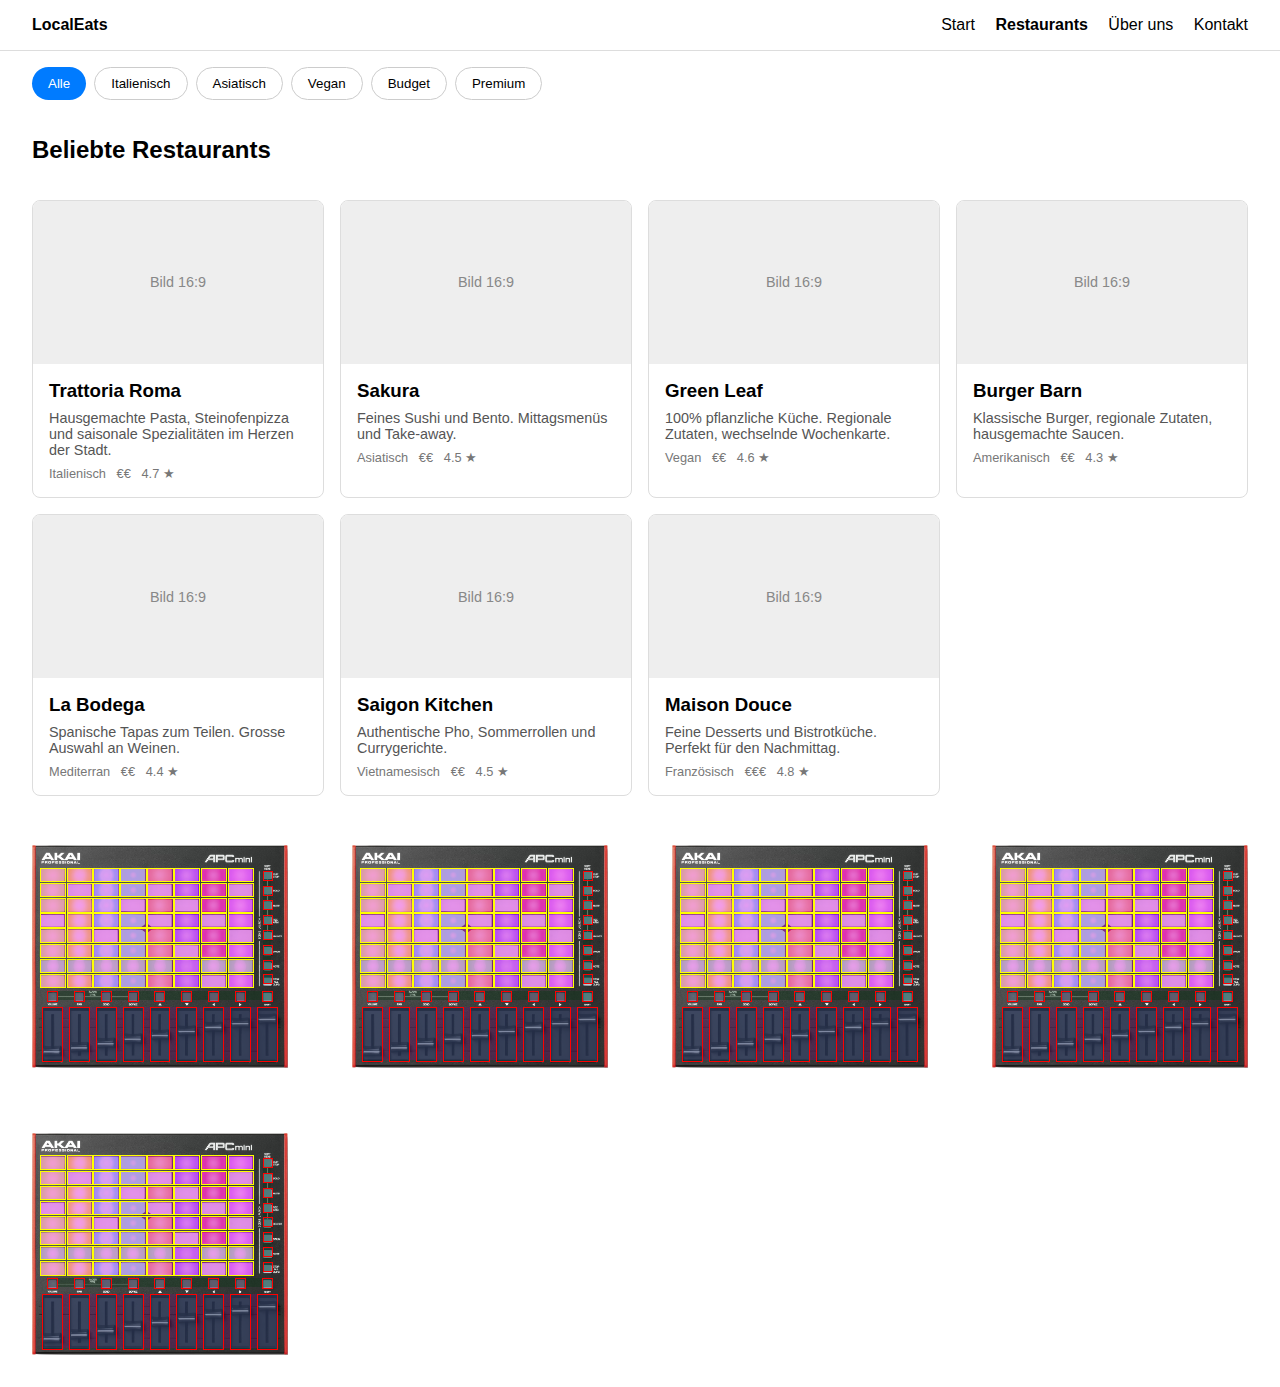
<file: 01_Aufträge/A3/index.html>
<!doctype html>
<html lang="de">
<head>
  <meta charset="utf-8" />
  <title>LocalEats - Login</title>
  <link rel="stylesheet" href="styles.css" />
</head>
<body>

  <main id="main" class="site-main" role="main">
    <header>
      <div class="logo"><strong>LocalEats</strong></div>
      <nav>
        <a href="#">Start</a>
        <a href="#" class="active">Restaurants</a>
        <a href="#">Über uns</a>
        <a href="#">Kontakt</a>
      </nav>
    </header>
  
    <div class="filters">
      <button class="active">Alle</button>
      <button>Italienisch</button>
      <button>Asiatisch</button>
      <button>Vegan</button>
      <button>Budget</button>
      <button>Premium</button>
    </div>
  
    <h2>Beliebte Restaurants</h2>
    <div class="grid">
      <div class="card">
        <div class="image">Bild 16:9</div>
        <div class="content">
          <h3>Trattoria Roma</h3>
          <p>Hausgemachte Pasta, Steinofenpizza und saisonale Spezialitäten im Herzen der Stadt.</p>
          <span>Italienisch &nbsp; €€ &nbsp; 4.7 ★</span>
        </div>
      </div>
      <div class="card">
        <div class="image">Bild 16:9</div>
        <div class="content">
          <h3>Sakura</h3>
          <p>Feines Sushi und Bento. Mittagsmenüs und Take-away.</p>
          <span>Asiatisch &nbsp; €€ &nbsp; 4.5 ★</span>
        </div>
      </div>
      <div class="card">
        <div class="image">Bild 16:9</div>
        <div class="content">
          <h3>Green Leaf</h3>
          <p>100% pflanzliche Küche. Regionale Zutaten, wechselnde Wochenkarte.</p>
          <span>Vegan &nbsp; €€ &nbsp; 4.6 ★</span>
        </div>
      </div>
      <div class="card">
        <div class="image">Bild 16:9</div>
        <div class="content">
          <h3>Burger Barn</h3>
          <p>Klassische Burger, regionale Zutaten, hausgemachte Saucen.</p>
          <span>Amerikanisch &nbsp; €€ &nbsp; 4.3 ★</span>
        </div>
      </div>
      <div class="card">
        <div class="image">Bild 16:9</div>
        <div class="content">
          <h3>La Bodega</h3>
          <p>Spanische Tapas zum Teilen. Grosse Auswahl an Weinen.</p>
          <span>Mediterran &nbsp; €€ &nbsp; 4.4 ★</span>
        </div>
      </div>
      <div class="card">
        <div class="image">Bild 16:9</div>
        <div class="content">
          <h3>Saigon Kitchen</h3>
          <p>Authentische Pho, Sommerrollen und Currygerichte.</p>
          <span>Vietnamesisch &nbsp; €€ &nbsp; 4.5 ★</span>
        </div>
      </div>
      <div class="card">
        <div class="image">Bild 16:9</div>
        <div class="content">
          <h3>Maison Douce</h3>
          <p>Feine Desserts und Bistrotküche. Perfekt für den Nachmittag.</p>
          <span>Französisch &nbsp; €€€ &nbsp; 4.8 ★</span>
        </div>
      </div>
    </div>
    <!-- container welcher das akai apc mini repreasentiert -->
    <div class="containers">
          <div class="container">
      <img src="akai.png">
      <div class="abscontainer">
        <div class="buttonsbig">
          <div class="button"></div>
          <div class="button"></div>
          <div class="button"></div>
          <div class="button"></div>
          <div class="button"></div>
          <div class="button"></div>
          <div class="button"></div>
          <div class="button"></div>
  
          <div class="button"></div>
          <div class="button"></div>
          <div class="button"></div>
          <div class="button"></div>
          <div class="button"></div>
          <div class="button"></div>
          <div class="button"></div>
          <div class="button"></div>
          
          <div class="button"></div>
          <div class="button"></div>
          <div class="button"></div>
          <div class="button"></div>
          <div class="button"></div>
          <div class="button"></div>
          <div class="button"></div>
          <div class="button"></div>
  
          <div class="button"></div>
          <div class="button"></div>
          <div class="button"></div>
          <div class="button"></div>
          <div class="button"></div>
          <div class="button"></div>
          <div class="button"></div>
          <div class="button"></div>
  
          <div class="button"></div>
          <div class="button"></div>
          <div class="button"></div>
          <div class="button"></div>
          <div class="button"></div>
          <div class="button"></div>
          <div class="button"></div>
          <div class="button"></div>
  
          <div class="button"></div>
          <div class="button"></div>
          <div class="button"></div>
          <div class="button"></div>
          <div class="button"></div>
          <div class="button"></div>
          <div class="button"></div>
          <div class="button"></div>
  
          <div class="button"></div>
          <div class="button"></div>
          <div class="button"></div>
          <div class="button"></div>
          <div class="button"></div>
          <div class="button"></div>
          <div class="button"></div>
          <div class="button"></div>
  
          <div class="button"></div>
          <div class="button"></div>
          <div class="button"></div>
          <div class="button"></div>
          <div class="button"></div>
          <div class="button"></div>
          <div class="button"></div>
          <div class="button"></div>
        </div>
        <div class="buttonssquarebottom">
          <div class="button"></div>
          <div class="button"></div>
          <div class="button"></div>
          <div class="button"></div>
          <div class="button"></div>
          <div class="button"></div>
          <div class="button"></div>
          <div class="button"></div>
          <div class="button"></div>
        </div>
        <div class="buttonssquareright">
            <div class="button"></div>
            <div class="button"></div>
            <div class="button"></div>
            <div class="button"></div>
            <div class="button"></div>
            <div class="button"></div>
            <div class="button"></div>
            <div class="button"></div>
        </div>
        <div class="sliders">
          <div class="slider"></div>
          <div class="slider"></div>
          <div class="slider"></div>
          <div class="slider"></div>
          <div class="slider"></div>
          <div class="slider"></div>
          <div class="slider"></div>
          <div class="slider"></div>
          <div class="slider"></div>
        </div>
      </div>
    </div>
        <div class="container">
      <img src="akai.png">
      <div class="abscontainer">
        <div class="buttonsbig">
          <div class="button"></div>
          <div class="button"></div>
          <div class="button"></div>
          <div class="button"></div>
          <div class="button"></div>
          <div class="button"></div>
          <div class="button"></div>
          <div class="button"></div>
  
          <div class="button"></div>
          <div class="button"></div>
          <div class="button"></div>
          <div class="button"></div>
          <div class="button"></div>
          <div class="button"></div>
          <div class="button"></div>
          <div class="button"></div>
          
          <div class="button"></div>
          <div class="button"></div>
          <div class="button"></div>
          <div class="button"></div>
          <div class="button"></div>
          <div class="button"></div>
          <div class="button"></div>
          <div class="button"></div>
  
          <div class="button"></div>
          <div class="button"></div>
          <div class="button"></div>
          <div class="button"></div>
          <div class="button"></div>
          <div class="button"></div>
          <div class="button"></div>
          <div class="button"></div>
  
          <div class="button"></div>
          <div class="button"></div>
          <div class="button"></div>
          <div class="button"></div>
          <div class="button"></div>
          <div class="button"></div>
          <div class="button"></div>
          <div class="button"></div>
  
          <div class="button"></div>
          <div class="button"></div>
          <div class="button"></div>
          <div class="button"></div>
          <div class="button"></div>
          <div class="button"></div>
          <div class="button"></div>
          <div class="button"></div>
  
          <div class="button"></div>
          <div class="button"></div>
          <div class="button"></div>
          <div class="button"></div>
          <div class="button"></div>
          <div class="button"></div>
          <div class="button"></div>
          <div class="button"></div>
  
          <div class="button"></div>
          <div class="button"></div>
          <div class="button"></div>
          <div class="button"></div>
          <div class="button"></div>
          <div class="button"></div>
          <div class="button"></div>
          <div class="button"></div>
        </div>
        <div class="buttonssquarebottom">
          <div class="button"></div>
          <div class="button"></div>
          <div class="button"></div>
          <div class="button"></div>
          <div class="button"></div>
          <div class="button"></div>
          <div class="button"></div>
          <div class="button"></div>
          <div class="button"></div>
        </div>
        <div class="buttonssquareright">
            <div class="button"></div>
            <div class="button"></div>
            <div class="button"></div>
            <div class="button"></div>
            <div class="button"></div>
            <div class="button"></div>
            <div class="button"></div>
            <div class="button"></div>
        </div>
        <div class="sliders">
          <div class="slider"></div>
          <div class="slider"></div>
          <div class="slider"></div>
          <div class="slider"></div>
          <div class="slider"></div>
          <div class="slider"></div>
          <div class="slider"></div>
          <div class="slider"></div>
          <div class="slider"></div>
        </div>
      </div>
    </div>
        <div class="container">
      <img src="akai.png">
      <div class="abscontainer">
        <div class="buttonsbig">
          <div class="button"></div>
          <div class="button"></div>
          <div class="button"></div>
          <div class="button"></div>
          <div class="button"></div>
          <div class="button"></div>
          <div class="button"></div>
          <div class="button"></div>
  
          <div class="button"></div>
          <div class="button"></div>
          <div class="button"></div>
          <div class="button"></div>
          <div class="button"></div>
          <div class="button"></div>
          <div class="button"></div>
          <div class="button"></div>
          
          <div class="button"></div>
          <div class="button"></div>
          <div class="button"></div>
          <div class="button"></div>
          <div class="button"></div>
          <div class="button"></div>
          <div class="button"></div>
          <div class="button"></div>
  
          <div class="button"></div>
          <div class="button"></div>
          <div class="button"></div>
          <div class="button"></div>
          <div class="button"></div>
          <div class="button"></div>
          <div class="button"></div>
          <div class="button"></div>
  
          <div class="button"></div>
          <div class="button"></div>
          <div class="button"></div>
          <div class="button"></div>
          <div class="button"></div>
          <div class="button"></div>
          <div class="button"></div>
          <div class="button"></div>
  
          <div class="button"></div>
          <div class="button"></div>
          <div class="button"></div>
          <div class="button"></div>
          <div class="button"></div>
          <div class="button"></div>
          <div class="button"></div>
          <div class="button"></div>
  
          <div class="button"></div>
          <div class="button"></div>
          <div class="button"></div>
          <div class="button"></div>
          <div class="button"></div>
          <div class="button"></div>
          <div class="button"></div>
          <div class="button"></div>
  
          <div class="button"></div>
          <div class="button"></div>
          <div class="button"></div>
          <div class="button"></div>
          <div class="button"></div>
          <div class="button"></div>
          <div class="button"></div>
          <div class="button"></div>
        </div>
        <div class="buttonssquarebottom">
          <div class="button"></div>
          <div class="button"></div>
          <div class="button"></div>
          <div class="button"></div>
          <div class="button"></div>
          <div class="button"></div>
          <div class="button"></div>
          <div class="button"></div>
          <div class="button"></div>
        </div>
        <div class="buttonssquareright">
            <div class="button"></div>
            <div class="button"></div>
            <div class="button"></div>
            <div class="button"></div>
            <div class="button"></div>
            <div class="button"></div>
            <div class="button"></div>
            <div class="button"></div>
        </div>
        <div class="sliders">
          <div class="slider"></div>
          <div class="slider"></div>
          <div class="slider"></div>
          <div class="slider"></div>
          <div class="slider"></div>
          <div class="slider"></div>
          <div class="slider"></div>
          <div class="slider"></div>
          <div class="slider"></div>
        </div>
      </div>
    </div>
        <div class="container">
      <img src="akai.png">
      <div class="abscontainer">
        <div class="buttonsbig">
          <div class="button"></div>
          <div class="button"></div>
          <div class="button"></div>
          <div class="button"></div>
          <div class="button"></div>
          <div class="button"></div>
          <div class="button"></div>
          <div class="button"></div>
  
          <div class="button"></div>
          <div class="button"></div>
          <div class="button"></div>
          <div class="button"></div>
          <div class="button"></div>
          <div class="button"></div>
          <div class="button"></div>
          <div class="button"></div>
          
          <div class="button"></div>
          <div class="button"></div>
          <div class="button"></div>
          <div class="button"></div>
          <div class="button"></div>
          <div class="button"></div>
          <div class="button"></div>
          <div class="button"></div>
  
          <div class="button"></div>
          <div class="button"></div>
          <div class="button"></div>
          <div class="button"></div>
          <div class="button"></div>
          <div class="button"></div>
          <div class="button"></div>
          <div class="button"></div>
  
          <div class="button"></div>
          <div class="button"></div>
          <div class="button"></div>
          <div class="button"></div>
          <div class="button"></div>
          <div class="button"></div>
          <div class="button"></div>
          <div class="button"></div>
  
          <div class="button"></div>
          <div class="button"></div>
          <div class="button"></div>
          <div class="button"></div>
          <div class="button"></div>
          <div class="button"></div>
          <div class="button"></div>
          <div class="button"></div>
  
          <div class="button"></div>
          <div class="button"></div>
          <div class="button"></div>
          <div class="button"></div>
          <div class="button"></div>
          <div class="button"></div>
          <div class="button"></div>
          <div class="button"></div>
  
          <div class="button"></div>
          <div class="button"></div>
          <div class="button"></div>
          <div class="button"></div>
          <div class="button"></div>
          <div class="button"></div>
          <div class="button"></div>
          <div class="button"></div>
        </div>
        <div class="buttonssquarebottom">
          <div class="button"></div>
          <div class="button"></div>
          <div class="button"></div>
          <div class="button"></div>
          <div class="button"></div>
          <div class="button"></div>
          <div class="button"></div>
          <div class="button"></div>
          <div class="button"></div>
        </div>
        <div class="buttonssquareright">
            <div class="button"></div>
            <div class="button"></div>
            <div class="button"></div>
            <div class="button"></div>
            <div class="button"></div>
            <div class="button"></div>
            <div class="button"></div>
            <div class="button"></div>
        </div>
        <div class="sliders">
          <div class="slider"></div>
          <div class="slider"></div>
          <div class="slider"></div>
          <div class="slider"></div>
          <div class="slider"></div>
          <div class="slider"></div>
          <div class="slider"></div>
          <div class="slider"></div>
          <div class="slider"></div>
        </div>
      </div>
    </div>
        <div class="container">
      <img src="akai.png">
      <div class="abscontainer">
        <div class="buttonsbig">
          <div class="button"></div>
          <div class="button"></div>
          <div class="button"></div>
          <div class="button"></div>
          <div class="button"></div>
          <div class="button"></div>
          <div class="button"></div>
          <div class="button"></div>
  
          <div class="button"></div>
          <div class="button"></div>
          <div class="button"></div>
          <div class="button"></div>
          <div class="button"></div>
          <div class="button"></div>
          <div class="button"></div>
          <div class="button"></div>
          
          <div class="button"></div>
          <div class="button"></div>
          <div class="button"></div>
          <div class="button"></div>
          <div class="button"></div>
          <div class="button"></div>
          <div class="button"></div>
          <div class="button"></div>
  
          <div class="button"></div>
          <div class="button"></div>
          <div class="button"></div>
          <div class="button"></div>
          <div class="button"></div>
          <div class="button"></div>
          <div class="button"></div>
          <div class="button"></div>
  
          <div class="button"></div>
          <div class="button"></div>
          <div class="button"></div>
          <div class="button"></div>
          <div class="button"></div>
          <div class="button"></div>
          <div class="button"></div>
          <div class="button"></div>
  
          <div class="button"></div>
          <div class="button"></div>
          <div class="button"></div>
          <div class="button"></div>
          <div class="button"></div>
          <div class="button"></div>
          <div class="button"></div>
          <div class="button"></div>
  
          <div class="button"></div>
          <div class="button"></div>
          <div class="button"></div>
          <div class="button"></div>
          <div class="button"></div>
          <div class="button"></div>
          <div class="button"></div>
          <div class="button"></div>
  
          <div class="button"></div>
          <div class="button"></div>
          <div class="button"></div>
          <div class="button"></div>
          <div class="button"></div>
          <div class="button"></div>
          <div class="button"></div>
          <div class="button"></div>
        </div>
        <div class="buttonssquarebottom">
          <div class="button"></div>
          <div class="button"></div>
          <div class="button"></div>
          <div class="button"></div>
          <div class="button"></div>
          <div class="button"></div>
          <div class="button"></div>
          <div class="button"></div>
          <div class="button"></div>
        </div>
        <div class="buttonssquareright">
            <div class="button"></div>
            <div class="button"></div>
            <div class="button"></div>
            <div class="button"></div>
            <div class="button"></div>
            <div class="button"></div>
            <div class="button"></div>
            <div class="button"></div>
        </div>
        <div class="sliders">
          <div class="slider"></div>
          <div class="slider"></div>
          <div class="slider"></div>
          <div class="slider"></div>
          <div class="slider"></div>
          <div class="slider"></div>
          <div class="slider"></div>
          <div class="slider"></div>
          <div class="slider"></div>
        </div>
      </div>
    </div>

    </div>

  </main>

  <script>

  </script>
</body>
</html>
</file>
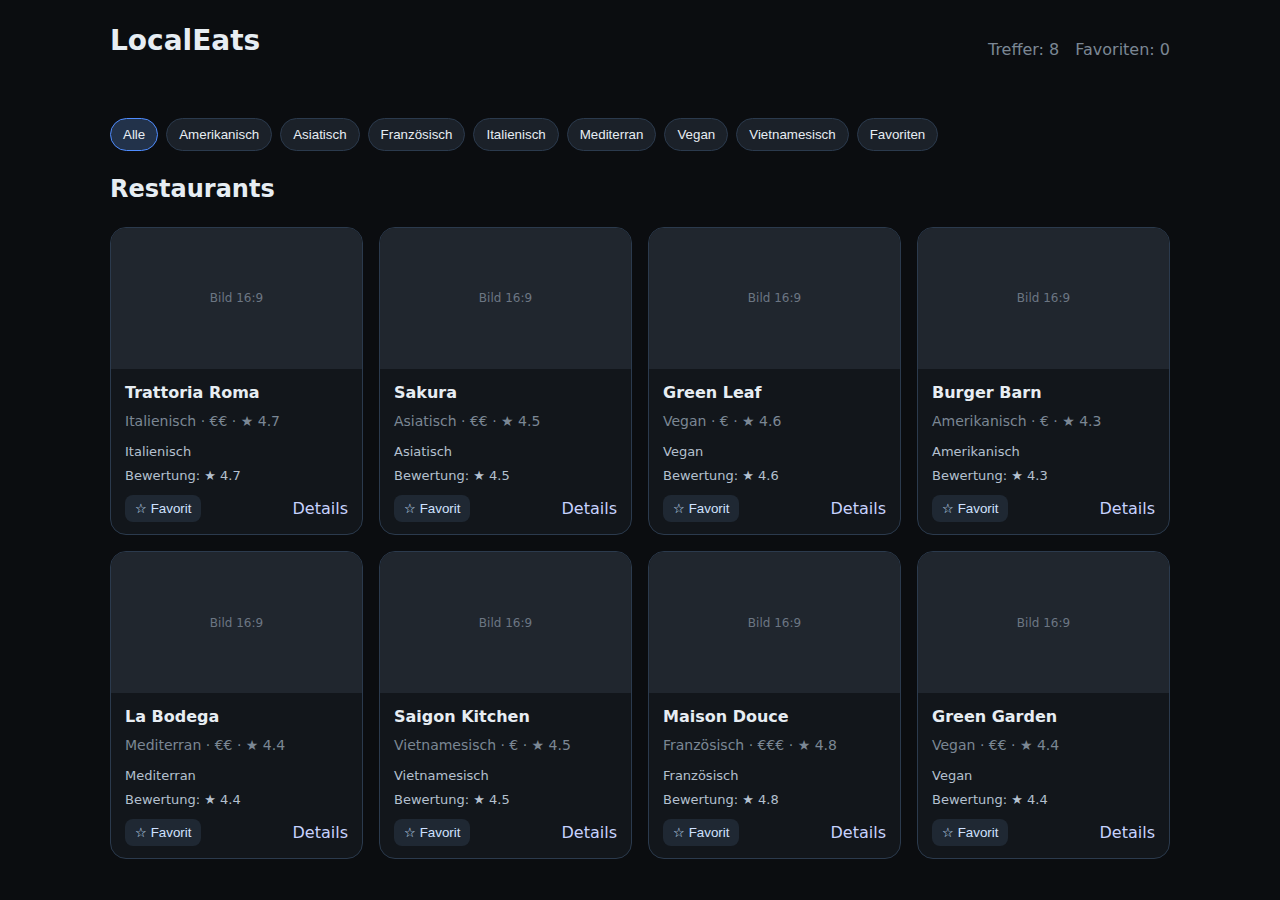
<file: 01_Aufträge/A5/index.html>
<!doctype html>
<html lang="de">
<head>
  <meta charset="utf-8" />
  <meta name="viewport" content="width=device-width, initial-scale=1" />
  <title>LocalEats – Interaktive Restaurantliste</title>
  <link rel="stylesheet" href="styles.css" />
</head>
<body>
  <header class="container">
    <h1>LocalEats</h1>
    <div class="meta">
      <span id="hitCount">Treffer: 0</span>
      <span id="favCount">Favoriten: 0</span>
    </div>
  </header>

  <main class="container">
    <section aria-label="Filter">
      <div class="chips" id="filters">
        <button class="chip active" data-filter="Alle">Alle</button>
        <button class="chip" data-filter="Amerikanisch">Amerikanisch</button>
        <button class="chip" data-filter="Asiatisch">Asiatisch</button>
        <button class="chip" data-filter="Französisch">Französisch</button>
        <button class="chip" data-filter="Italienisch">Italienisch</button>
        <button class="chip" data-filter="Mediterran">Mediterran</button>
        <button class="chip" data-filter="Vegan">Vegan</button>
        <button class="chip" data-filter="Vietnamesisch">Vietnamesisch</button>
        <button class="chip" data-filter="Favoriten">Favoriten</button>
      </div>
    </section>

    <h2>Restaurants</h2>
    <section id="list" class="grid" aria-live="polite"></section>
  </main>

  <template id="cardTemplate">
    <article class="card">
      <div class="thumb" aria-hidden="true">Bild 16:9</div>
      <div class="card-body">
        <h3 class="title"></h3>
        <p class="sub"></p>
        <div class="rows">
          <p class="row cuisine"></p>
          <p class="row rating"></p>
        </div>
        <div class="actions">
          <button class="favBtn" id="favBtn" aria-pressed="false">☆ Favorit</button>
          <a class="details" href="#" target="_blank" rel="noopener">Details</a>
        </div>
      </div>
    </article>
  </template>

  <!-- defer = load script at end after other things loaded -->
  <script src="script.js" defer></script> 
</body>
</html>
</file>
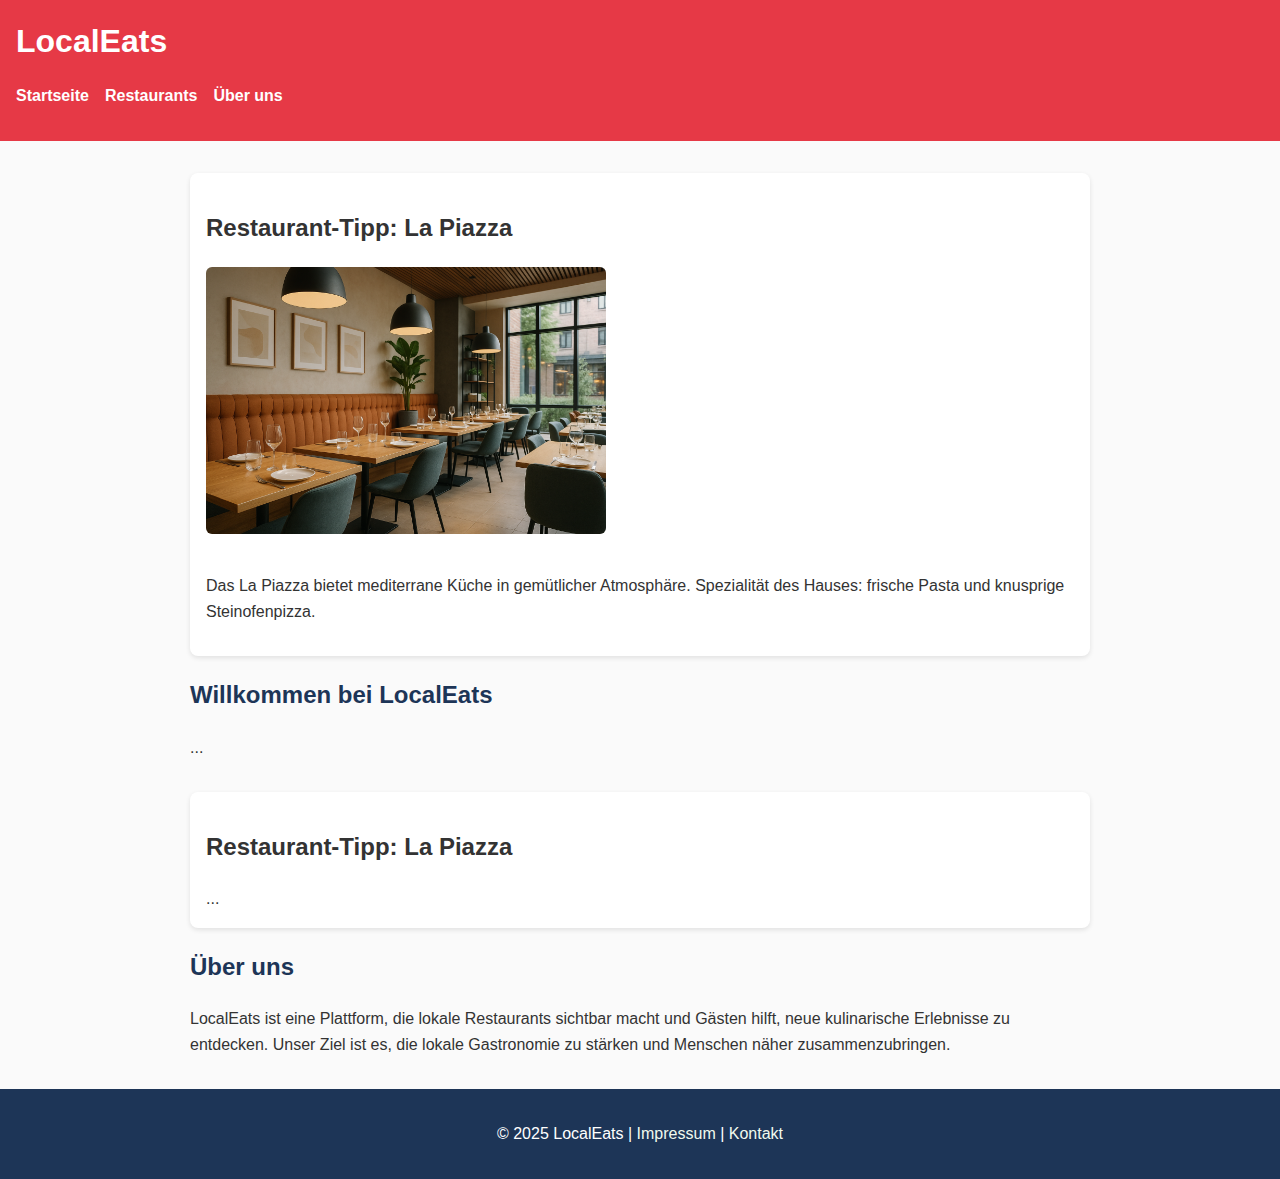
<file: 01_Aufträge/A1/startseite.html>
<!DOCTYPE html>
<html lang="de">
<head>
    <link rel="stylesheet" href="style.css">
    <meta charset="UTF-8">
    <meta name="viewport" content="width=device-width, initial-scale=1.0">
    <title>LocalEats – Deine Restaurants vor Ort</title>
</head>
<body>
    <!-- Header mit Logo/Seitentitel -->
    <header>
        <h1>LocalEats</h1>
        <!-- Navigation -->
        <nav>
            <ul>
                <li><a href="#start">Startseite</a></li>
                <li><a href="#rest">Restaurants</a></li>
                <li><a href="#about">Über uns</a></li>
            </ul>
        </nav>
    </header>

    <!-- Hauptinhalt -->
    <main>
        <!-- Beispiel-Restaurant als Artikel -->
        <article>
            <h2>Restaurant-Tipp: La Piazza</h2>
            <img src="restaurant.png" alt="Foto vom Restaurant La Piazza" width="400">
            <p>Das La Piazza bietet mediterrane Küche in gemütlicher Atmosphäre. 
                Spezialität des Hauses: frische Pasta und knusprige Steinofenpizza.</p>
        </article>

        <!-- Sektion zur Vorstellung der Plattform -->
        <!-- Sektion zur Vorstellung der Plattform -->
        <section id="start">
            <h2>Willkommen bei LocalEats</h2>
            ...
        </section>

        <!-- Beispiel-Restaurant als Artikel -->
        <article id="rest">
            <h2>Restaurant-Tipp: La Piazza</h2>
            ...
        </article>

        <!-- Über uns Sektion -->
        <section id="about">
            <h2>Über uns</h2>
            <p>LocalEats ist eine Plattform, die lokale Restaurants sichtbar macht und Gästen hilft, 
            neue kulinarische Erlebnisse zu entdecken. Unser Ziel ist es, die lokale Gastronomie zu stärken 
            und Menschen näher zusammenzubringen.</p>
        </section>



    </main>

    <!-- Footer -->
    <footer>
        <p>&copy; 2025 LocalEats | <a href="#">Impressum</a> | <a href="#">Kontakt</a></p>
    </footer>
</body>
</html>
</file>
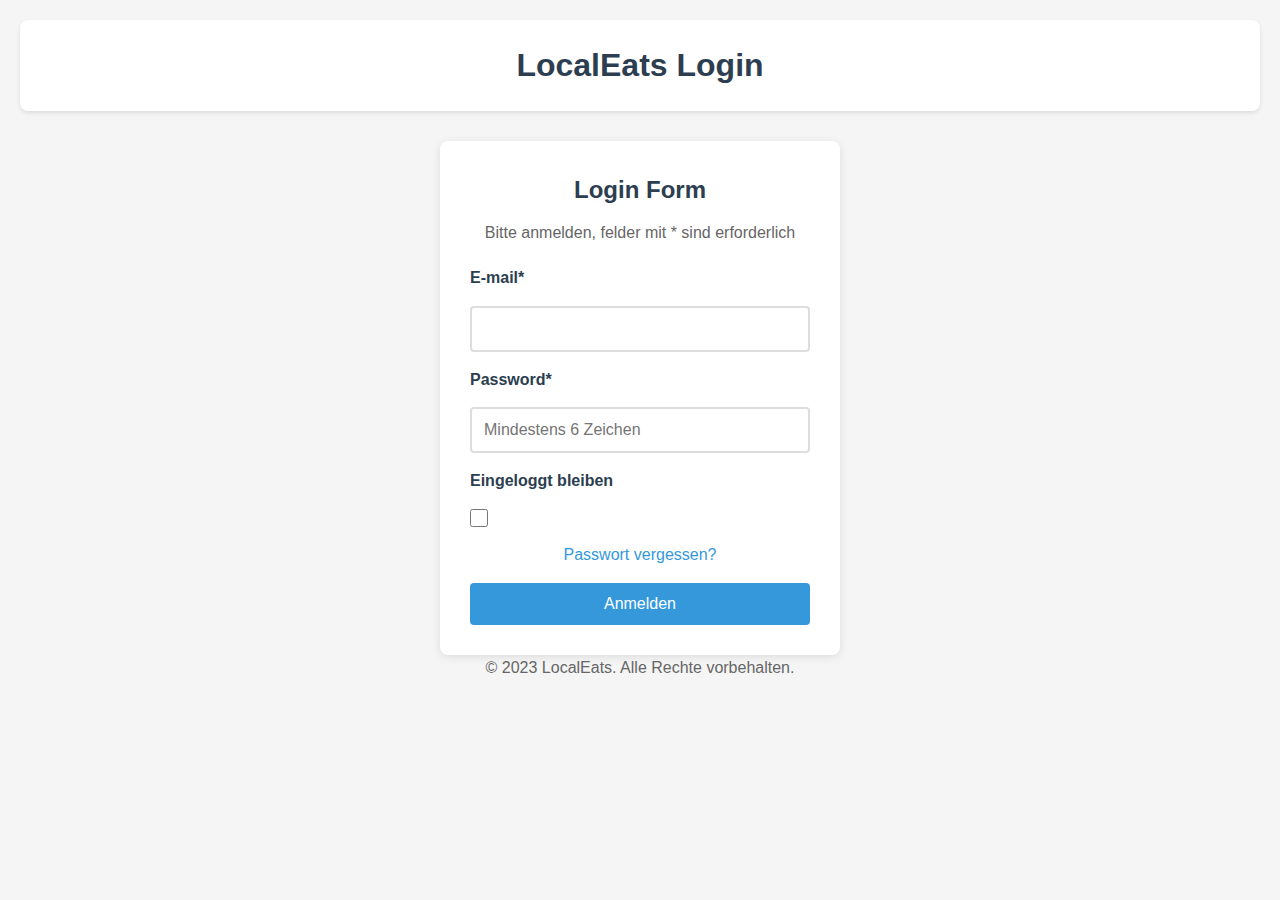
<file: 01_Aufträge/A2/login.html>
<!doctype html>
<html lang="de">
<head>
  <meta charset="utf-8" />
  <meta name="viewport" content="width=device-width, initial-scale=1" />
  <title>LocalEats Login</title>
  <link rel="stylesheet" href="styles.css" />
</head>
<body>
  <header>
      <h1>LocalEats Login</h1>
  </header>

    <main>
      <section class="container">
        <h2>Login Form</h2>
        <p>Bitte anmelden, felder mit * sind erforderlich</p>

        <form action="#" method="post">
          <!-- email  -->
          <label for='email' required>
            E-mail*
          </label>
          <input id="email" type='email' name="email" required/>
          
          <!-- password -->
          <label for='password'>
            Password*
          </label>
          <input id="password" name="password" type="password" required 
                 minlength="6" placeholder="Mindestens 6 Zeichen" autocomplete="current-password" />
          
          <!-- checkvbox -->
                 <label for='stayloggedin' >Eingeloggt bleiben</label>
          <input id='stayloggedin' type="checkbox"  name="stayloggedin"/>
          <!-- link  -->
          <a href="#">Passwort vergessen?</a>
          
          <!-- absenden -->
          <button type="submit">Anmelden</button>

        </form>
      </section>
    </main>
      
  <footer>
    <p>&copy; 2023 LocalEats. Alle Rechte vorbehalten.</p>
  </footer>
  
</body>
</html>
</file>
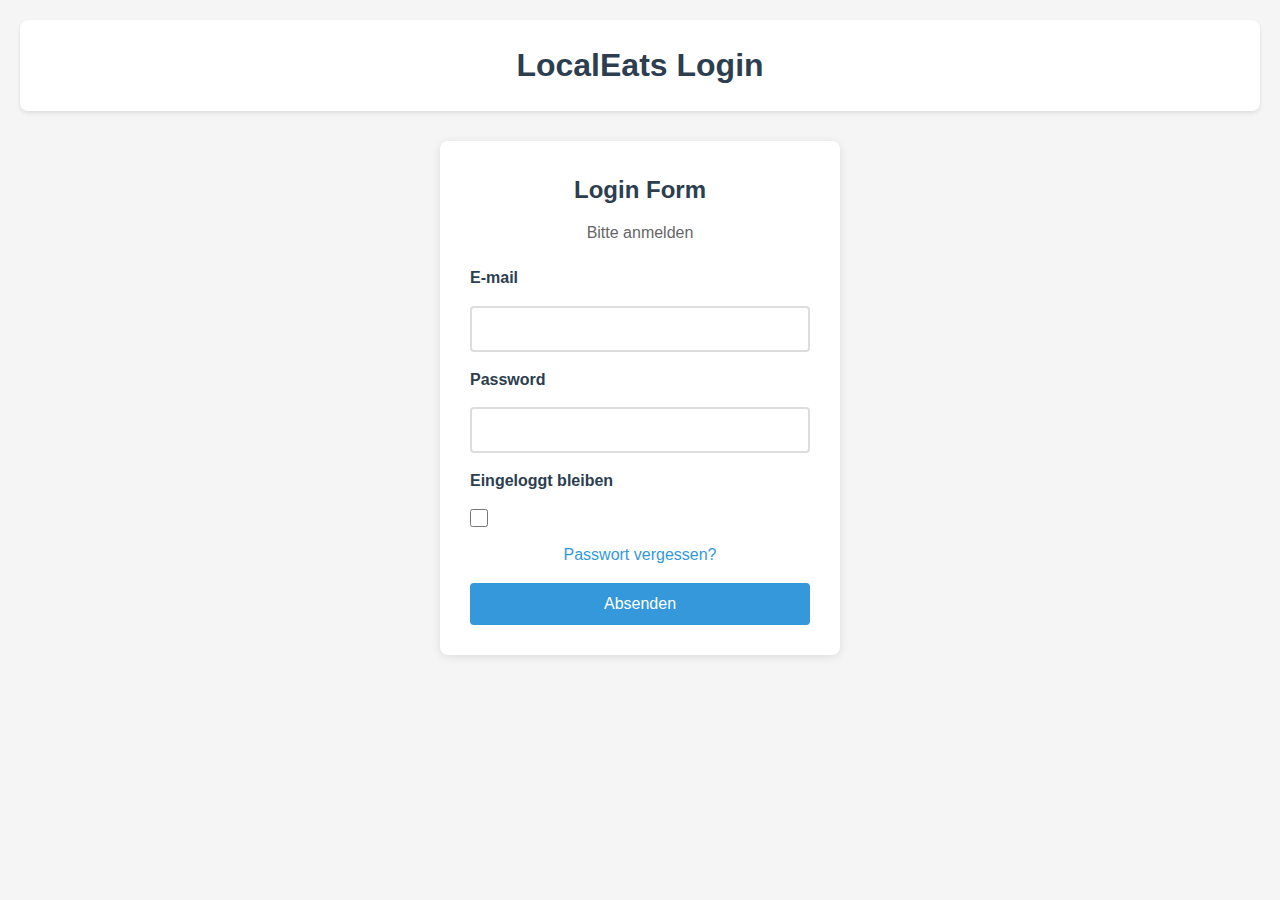
<file: 01_Aufträge/A2/login2.html>
<!doctype html>
<html lang="de">
<head>
  <meta charset="utf-8" />
  <meta name="viewport" content="width=device-width, initial-scale=1" />
  <title>LocalEats Login</title>
  <link rel="stylesheet" href="styles.css" />
</head>
<body>
  <header>
      <h1>LocalEats Login</h1>
  </header>

    <main>
      <section class="container">
        <h2>Login Form</h2>
        <p>Bitte anmelden</p>

        <form action="#" method="post" novalidate>
          <label for='email'>
            E-mail
          </label>
          <input id="email" type='email'/>
          <label for='password'>
            Password
          </label>
          <input id='password' type='password'/>
          <label for='stayloggedin' >Eingeloggt bleiben</label>
          <input id='stayloggedin' type="checkbox" />
          <a href="#">Passwort vergessen?</a>
          <button type="submit">Absenden</button>

        </form>
      </section>
    </main>
</body>
</html>
</file>
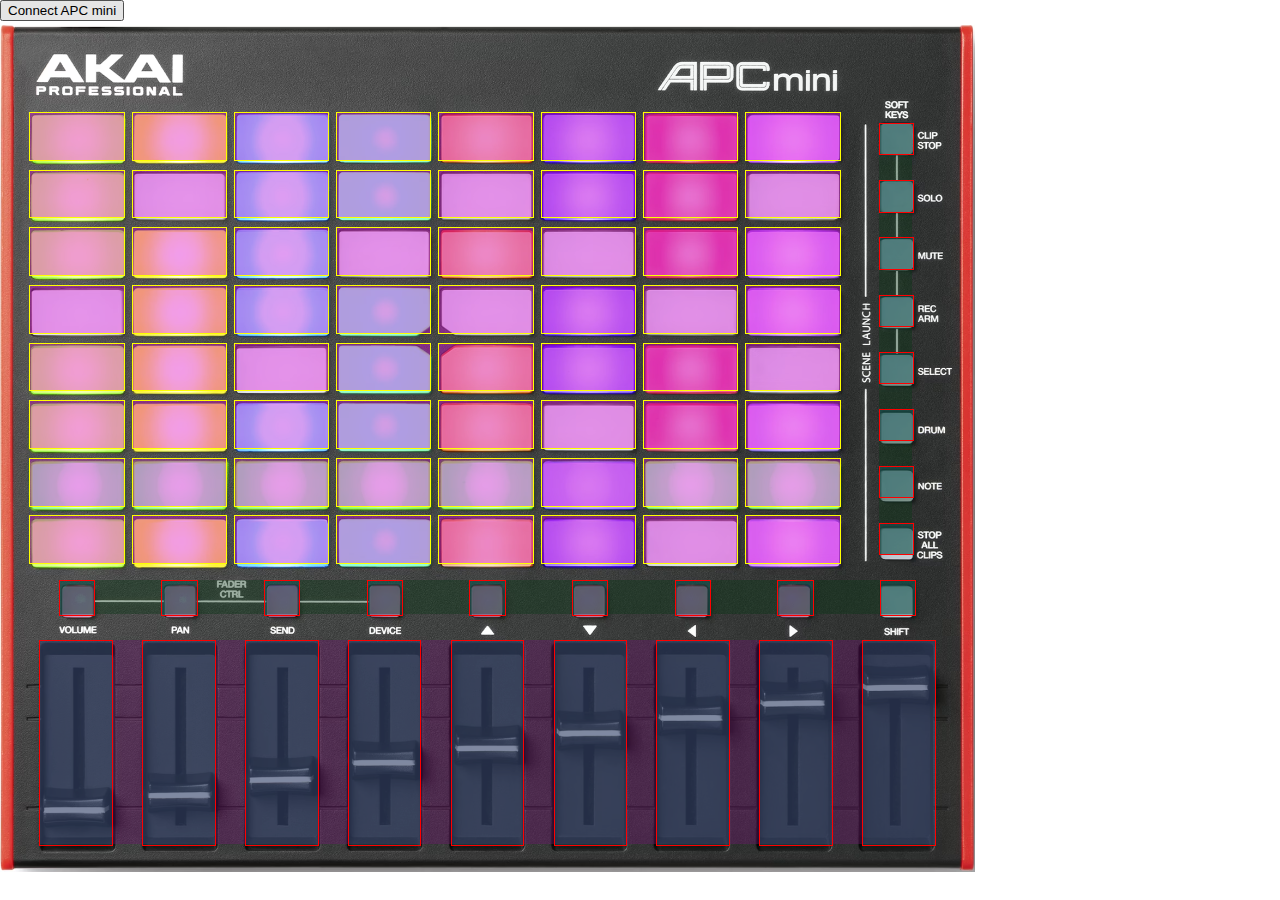
<file: 01_Aufträge/A3/akai.html>
<!doctype html>
<html lang="de">
<head>
  <meta charset="utf-8" />
  <title>LocalEats - Login</title>
  <link rel="stylesheet" href="akai.css" />
  <script src="akai.js" defer></script>
</head>
<body>


    <button id="connect">Connect APC mini</button>
    <main id="main" class="site-main" role="main">

    <!-- container welcher das akai apc mini repreasentiert -->
    <div class="containers">
          <div class="container">
      <img src="akai.png">
      <div class="abscontainer">
        <div class="buttonsbig">
          <div class="button"></div>
          <div class="button"></div>
          <div class="button"></div>
          <div class="button"></div>
          <div class="button"></div>
          <div class="button"></div>
          <div class="button"></div>
          <div class="button"></div>
  
          <div class="button"></div>
          <div class="button"></div>
          <div class="button"></div>
          <div class="button"></div>
          <div class="button"></div>
          <div class="button"></div>
          <div class="button"></div>
          <div class="button"></div>
          
          <div class="button"></div>
          <div class="button"></div>
          <div class="button"></div>
          <div class="button"></div>
          <div class="button"></div>
          <div class="button"></div>
          <div class="button"></div>
          <div class="button"></div>
  
          <div class="button"></div>
          <div class="button"></div>
          <div class="button"></div>
          <div class="button"></div>
          <div class="button"></div>
          <div class="button"></div>
          <div class="button"></div>
          <div class="button"></div>
  
          <div class="button"></div>
          <div class="button"></div>
          <div class="button"></div>
          <div class="button"></div>
          <div class="button"></div>
          <div class="button"></div>
          <div class="button"></div>
          <div class="button"></div>
  
          <div class="button"></div>
          <div class="button"></div>
          <div class="button"></div>
          <div class="button"></div>
          <div class="button"></div>
          <div class="button"></div>
          <div class="button"></div>
          <div class="button"></div>
  
          <div class="button"></div>
          <div class="button"></div>
          <div class="button"></div>
          <div class="button"></div>
          <div class="button"></div>
          <div class="button"></div>
          <div class="button"></div>
          <div class="button"></div>
  
          <div class="button"></div>
          <div class="button"></div>
          <div class="button"></div>
          <div class="button"></div>
          <div class="button"></div>
          <div class="button"></div>
          <div class="button"></div>
          <div class="button"></div>
        </div>
        <div class="buttonssquarebottom">
          <div class="button"></div>
          <div class="button"></div>
          <div class="button"></div>
          <div class="button"></div>
          <div class="button"></div>
          <div class="button"></div>
          <div class="button"></div>
          <div class="button"></div>
          <div class="button"></div>
        </div>
        <div class="buttonssquareright">
            <div class="button"></div>
            <div class="button"></div>
            <div class="button"></div>
            <div class="button"></div>
            <div class="button"></div>
            <div class="button"></div>
            <div class="button"></div>
            <div class="button"></div>
        </div>
        <div class="sliders">
          <div class="slider"></div>
          <div class="slider"></div>
          <div class="slider"></div>
          <div class="slider"></div>
          <div class="slider"></div>
          <div class="slider"></div>
          <div class="slider"></div>
          <div class="slider"></div>
          <div class="slider"></div>
        </div>
      </div>
    </div>


    </div>

  </main>

</body>
</html>
</file>
<file: 01_Aufträge/A3/styles.css>
/* Small devices */
@media (min-width: 360px) {
  .container{
    position: relative;
      flex: 0 0 90%;
    margin: 5%;
  }
}

/* Medium devices */
@media (min-width: 768px) {
  .container{
    position: relative;
        flex: 0 0 45%;
    margin: 2.5%;
  }
}

/* Large devices */
@media (min-width: 1200px) {
  .container{
    position: relative;
        flex: 0 0 20%;
    margin: 2.5%;
  }
}

.containers{
  display:flex;
  flex-direction: row;
  flex-wrap: wrap;
}
.container{
position: relative;
    display: inline-block;
    line-height: 0;

}

.abscontainer{
    position: absolute;
    inset: 0;
    width: 100%;
    height: 100%;
}
img {
display: block;
    max-width: 100%;
    height: auto;
}



.sliders{
  position: absolute;
  left: 4%;
  width: 92%;
  height: 24%;
  top: 72.7%;
  background: rgba(111,22,111,0.4);
  display:flex;
  flex-direction: row;
  justify-content: space-between;
}
.slider{
  width: 8%;
  height: 100%;
  background: rgba(24,100,111,0.4);
  border: 1px solid red;
}
.buttonssquarebottom{
  position: absolute;
  left: 6%;
  width: 88%;
  height: 4%;
  top: 65.7%;
  background: rgba(11,55,22,0.4);
  display: flex;
  flex-direction: row;
  justify-content: space-between;
}
.buttonssquarebottom .button{
  width: 4%;
  height: 100%;
  background: rgba(24,100,111,0.4);
  border: 1px solid red;
}

.buttonssquareright{
  position: absolute;
  left: 90.2%;
  width: 3.3%;
  height: 50.8%;
  top: 12%;
  background: rgba(11,55,22,0.4);
  display: flex;
  flex-direction: column;
  justify-content: space-between;
}
.buttonssquareright .button{
  width: 100%;
  height: 7%;
  background: rgba(24,100,111,0.4);
  border: 1px solid red;
}
.buttonsbig {
  position: absolute;
  left: 3%;
  width: 83%;
  height: 52.9%;
  top: 10.7%;
  display: grid;
  grid-template-columns: repeat(8, 1fr);
  grid-gap: 2.4% 1.1%;
}
.buttonsbig .button{
  width: 100%;
  height: 100%;
  background: rgba(222,11,222,0.4);
  border: 1px solid yellow;
}
@keyframes gradientShift {
  0% { background-position: 0% 50%; }
  50% { background-position: 100% 50%; }
  100% { background-position: 0% 50%; }
}
.button:hover, .slider:hover{ 
  background: linear-gradient(270deg, #ff6b6b, #feca57, #48dbfb, #1dd1a1);
  background-size: 800% 800%;
  transition: all 0.3s ease;
  animation: gradientShift 3s ease infinite;
}


/* cards */

body {
  font-family: Arial, sans-serif;
  margin: 0;
  padding: 0;
}

header {
  display: flex;
  justify-content: space-between;
  padding: 1rem 2rem;
  border-bottom: 1px solid #ddd;
}

header nav a {
  margin-left: 1rem;
  text-decoration: none;
  color: black;
}

header nav a.active {
  font-weight: bold;
}

.filters {
  display: flex;
  gap: 0.5rem;
  padding: 1rem 2rem;
}

.filters button {
  padding: 0.5rem 1rem;
  border-radius: 20px;
  border: 1px solid #ccc;
  background: white;
  cursor: pointer;
}

.filters button.active {
  background: #007bff;
  color: white;
  border: none;
}

h2 {
  padding: 0 2rem;
}

.grid {
  display: grid;
  grid-template-columns: repeat(auto-fill, minmax(250px, 1fr));
  gap: 1rem;
  padding: 1rem 2rem;
}

.card {
  border: 1px solid #ddd;
  border-radius: 8px;
  overflow: hidden;
  background: white;
}

.card .image {
  background: #eee;
  aspect-ratio: 16/9;
  display: flex;
  align-items: center;
  justify-content: center;
  color: #888;
  font-size: 0.9rem;
}

.card .content {
  padding: 1rem;
}

.card .content h3 {
  margin: 0 0 0.5rem;
}

.card .content p {
  margin: 0 0 0.5rem;
  font-size: 0.9rem;
  color: #555;
}

.card .content span {
  display: block;
  font-size: 0.8rem;
  color: #777;
}

footer {
  text-align: left;
  padding: 1rem 2rem;
  font-size: 0.8rem;
  color: #777;
  border-top: 1px solid #ddd;
  margin-top: 2rem;
}
</file>
<file: 01_Aufträge/A5/styles.css>
:root {
  --col_bg: #0b0d10;
  --col_panel: #12161b;
  --col_muted: #7b8794;
  --col_text: #e7edf3;
  --col_accent: #4f8cff;
  --col_chip: #1b2129;
  --col_chip_active: #22324a;
  --col_ring: #2b3a4d;
}

* {
  box-sizing: border-box;
}

html,
body {
  margin: 0;
  height: 100%;
}

body {
  background: var(--col_bg);
  color: var(--col_text);
  font: 16px/1.5 system-ui, Segoe UI, Roboto, Arial;
}

.container {
  max-width: 1100px;
  margin: auto;
  padding: 20px;
}

header {
  display: flex;
  align-items: end;
  justify-content: space-between;
  gap: 16px;
}

h1 {
  margin: 0;
  font-size: 28px;
}

.meta {
  display: flex;
  gap: 16px;
  color: var(--col_muted);
}

.chips {
  display: flex;
  flex-wrap: wrap;
  gap: 8px;
  margin: 16px 0;
}

.chip {
  background: var(--col_chip);
  color: var(--col_text);
  border: 1px solid var(--col_ring);
  border-radius: 999px;
  padding: 8px 12px;
  cursor: pointer;
}

.chip.active {
  background: var(--col_chip_active);
  border-color: var(--col_accent);
}

.grid {
  display: grid;
  grid-template-columns: repeat(auto-fill, minmax(240px, 1fr));
  gap: 16px;
}

.card {
  background: var(--col_panel);
  border: 1px solid var(--col_ring);
  border-radius: 16px;
  overflow: hidden;
  display: flex;
  flex-direction: column;
}

.thumb {
  aspect-ratio: 16/9;
  background: #20262e;
  color: #6c7683;
  display: flex;
  align-items: center;
  justify-content: center;
  font-size: 12px;
}

.card-body {
  padding: 12px 14px;
}

.title {
  margin: 0 0 6px;
  font-size: 16px;
}

.sub {
  margin: 0 0 10px;
  color: var(--col_muted);
  font-size: 14px;
}

.rows {
  display: grid;
  gap: 4px;
  margin-bottom: 10px;
}

.row {
  margin: 0;
  color: #b4c0cf;
  font-size: 13px;
}

.actions {
  display: flex;
  align-items: center;
  justify-content: space-between;
}

.favBtn {
  border: none;
  background: #1f2833;
  color: #cfe1ff;
  padding: 6px 10px;
  border-radius: 8px;
  cursor: pointer;
}

.favBtn[aria-pressed="true"] {
  background: #263248;
  color: #ffd76a;
}

.details {
  color: #c7d2fe;
  text-decoration: none;
}

.details:hover {
  text-decoration: underline;
}
</file>
<file: 01_Aufträge/A1/style.css>
/* Grundlayout für LocalEats Landingpage */
body {
    font-family: Arial, sans-serif;
    margin: 0;
    padding: 0;
    line-height: 1.6;
    color: #333;
    background-color: #fafafa;
}

/* Header & Navigation */
header {
    background: #e63946;
    color: white;
    padding: 1rem;
}

header h1 {
    margin: 0;
}

nav ul {
    list-style: none;
    padding: 0;
    display: flex;
    gap: 1rem;
}

nav a {
    color: white;
    text-decoration: none;
    font-weight: bold;
}

nav a:hover {
    text-decoration: underline;
}

/* Hauptbereich */
main {
    max-width: 900px;
    margin: 2rem auto;
    padding: 0 1rem;
}

/* Sektionen */
section {
    margin-bottom: 2rem;
}

section h2 {
    color: #1d3557;
}

/* Artikel */
article {
    background: white;
    padding: 1rem;
    border-radius: 8px;
    box-shadow: 0 2px 5px rgba(0,0,0,0.1);
}

article img {
    max-width: 100%;
    border-radius: 6px;
    margin-bottom: 1rem;
}

/* Footer */
footer {
    background: #1d3557;
    color: white;
    text-align: center;
    padding: 1rem;
    margin-top: 2rem;
}

footer a {
    color: #f1faee;
    text-decoration: none;
}

footer a:hover {
    text-decoration: underline;
}
</file>
<file: 01_Aufträge/A2/styles.css>
/* styles.css */
* {
  margin: 0;
  padding: 0;
  box-sizing: border-box;
}

body {
  font-family: Arial, sans-serif;
  line-height: 1.6;
  background-color: #f5f5f5;
  color: #333;
  padding: 20px;
}

header {
  text-align: center;
  margin-bottom: 30px;
  padding: 20px;
  background-color: #fff;
  border-radius: 8px;
  box-shadow: 0 2px 4px rgba(0,0,0,0.1);
}

h1 {
  color: #2c3e50;
  font-size: 2rem;
}

.container {
  max-width: 400px;
  margin: 0 auto;
  background: white;
  padding: 30px;
  border-radius: 8px;
  box-shadow: 0 2px 10px rgba(0,0,0,0.1);
}

h2 {
  color: #2c3e50;
  margin-bottom: 10px;
  text-align: center;
}

p {
  text-align: center;
  margin-bottom: 20px;
  color: #666;
}

form {
  display: flex;
  flex-direction: column;
  gap: 15px;
}

label {
  font-weight: bold;
  color: #2c3e50;
}

input[type="email"],
input[type="password"] {
  padding: 12px;
  border: 2px solid #ddd;
  border-radius: 4px;
  font-size: 16px;
  transition: border-color 0.3s ease;
}

input[type="email"]:focus,
input[type="password"]:focus {
  outline: none;
  border-color: #3498db;
}

.checkbox-container {
  display: flex;
  align-items: center;
  gap: 10px;
}

input[type="checkbox"] {
  width: 18px;
  height: 18px;
}

a {
  color: #3498db;
  text-decoration: none;
  text-align: center;
}

a:hover {
  text-decoration: underline;
}

button {
  background-color: #3498db;
  color: white;
  padding: 12px;
  border: none;
  border-radius: 4px;
  font-size: 16px;
  cursor: pointer;
  transition: background-color 0.3s ease;
}

button:hover {
  background-color: #2980b9;
}

/* Responsive design */
@media (max-width: 480px) {
  .container {
    padding: 20px;
    margin: 0 10px;
  }
  
  h1 {
    font-size: 1.5rem;
  }
}
</file>
<file: 01_Aufträge/A3/akai.css>
.containers{
  display:flex;
  flex-direction: row;
  flex-wrap: wrap;
}
.container{
position: relative;
    display: inline-block;
    line-height: 0;

}

.abscontainer{
    position: absolute;
    inset: 0;
    width: 100%;
    height: 100%;
}
img {
display: block;
    max-width: 100%;
    height: auto;
}



.sliders{
  position: absolute;
  left: 4%;
  width: 92%;
  height: 24%;
  top: 72.7%;
  background: rgba(111,22,111,0.4);
  display:flex;
  flex-direction: row;
  justify-content: space-between;
}
.slider{
  width: 8%;
  height: 100%;
  background: rgba(24,100,111,0.4);
  border: 1px solid red;
}
.buttonssquarebottom{
  position: absolute;
  left: 6%;
  width: 88%;
  height: 4%;
  top: 65.7%;
  background: rgba(11,55,22,0.4);
  display: flex;
  flex-direction: row;
  justify-content: space-between;
}
.buttonssquarebottom .button{
  width: 4%;
  height: 100%;
  background: rgba(24,100,111,0.4);
  border: 1px solid red;
}

.buttonssquareright{
  position: absolute;
  left: 90.2%;
  width: 3.3%;
  height: 50.8%;
  top: 12%;
  background: rgba(11,55,22,0.4);
  display: flex;
  flex-direction: column;
  justify-content: space-between;
}
.buttonssquareright .button{
  width: 100%;
  height: 7%;
  background: rgba(24,100,111,0.4);
  border: 1px solid red;
}
.buttonsbig {
  position: absolute;
  left: 3%;
  width: 83%;
  height: 52.9%;
  top: 10.7%;
  display: grid;
  grid-template-columns: repeat(8, 1fr);
  grid-gap: 2.4% 1.1%;
}
.buttonsbig .button{
  width: 100%;
  height: 100%;
  background: rgba(222,11,222,0.4);
  border: 1px solid yellow;
}
@keyframes gradientShift {
  0% { background-position: 0% 50%; }
  50% { background-position: 100% 50%; }
  100% { background-position: 0% 50%; }
}
.button:hover, .slider:hover{ 
  background: linear-gradient(270deg, #ff6b6b, #feca57, #48dbfb, #1dd1a1);
  background-size: 800% 800%;
  transition: all 0.3s ease;
  animation: gradientShift 3s ease infinite;
}


/* cards */

body {
  font-family: Arial, sans-serif;
  margin: 0;
  padding: 0;
}

header {
  display: flex;
  justify-content: space-between;
  padding: 1rem 2rem;
  border-bottom: 1px solid #ddd;
}

header nav a {
  margin-left: 1rem;
  text-decoration: none;
  color: black;
}

header nav a.active {
  font-weight: bold;
}

.filters {
  display: flex;
  gap: 0.5rem;
  padding: 1rem 2rem;
}

.filters button {
  padding: 0.5rem 1rem;
  border-radius: 20px;
  border: 1px solid #ccc;
  background: white;
  cursor: pointer;
}

.filters button.active {
  background: #007bff;
  color: white;
  border: none;
}

h2 {
  padding: 0 2rem;
}

.grid {
  display: grid;
  grid-template-columns: repeat(auto-fill, minmax(250px, 1fr));
  gap: 1rem;
  padding: 1rem 2rem;
}

.card {
  border: 1px solid #ddd;
  border-radius: 8px;
  overflow: hidden;
  background: white;
}

.card .image {
  background: #eee;
  aspect-ratio: 16/9;
  display: flex;
  align-items: center;
  justify-content: center;
  color: #888;
  font-size: 0.9rem;
}

.card .content {
  padding: 1rem;
}

.card .content h3 {
  margin: 0 0 0.5rem;
}

.card .content p {
  margin: 0 0 0.5rem;
  font-size: 0.9rem;
  color: #555;
}

.card .content span {
  display: block;
  font-size: 0.8rem;
  color: #777;
}

footer {
  text-align: left;
  padding: 1rem 2rem;
  font-size: 0.8rem;
  color: #777;
  border-top: 1px solid #ddd;
  margin-top: 2rem;
}
</file>
